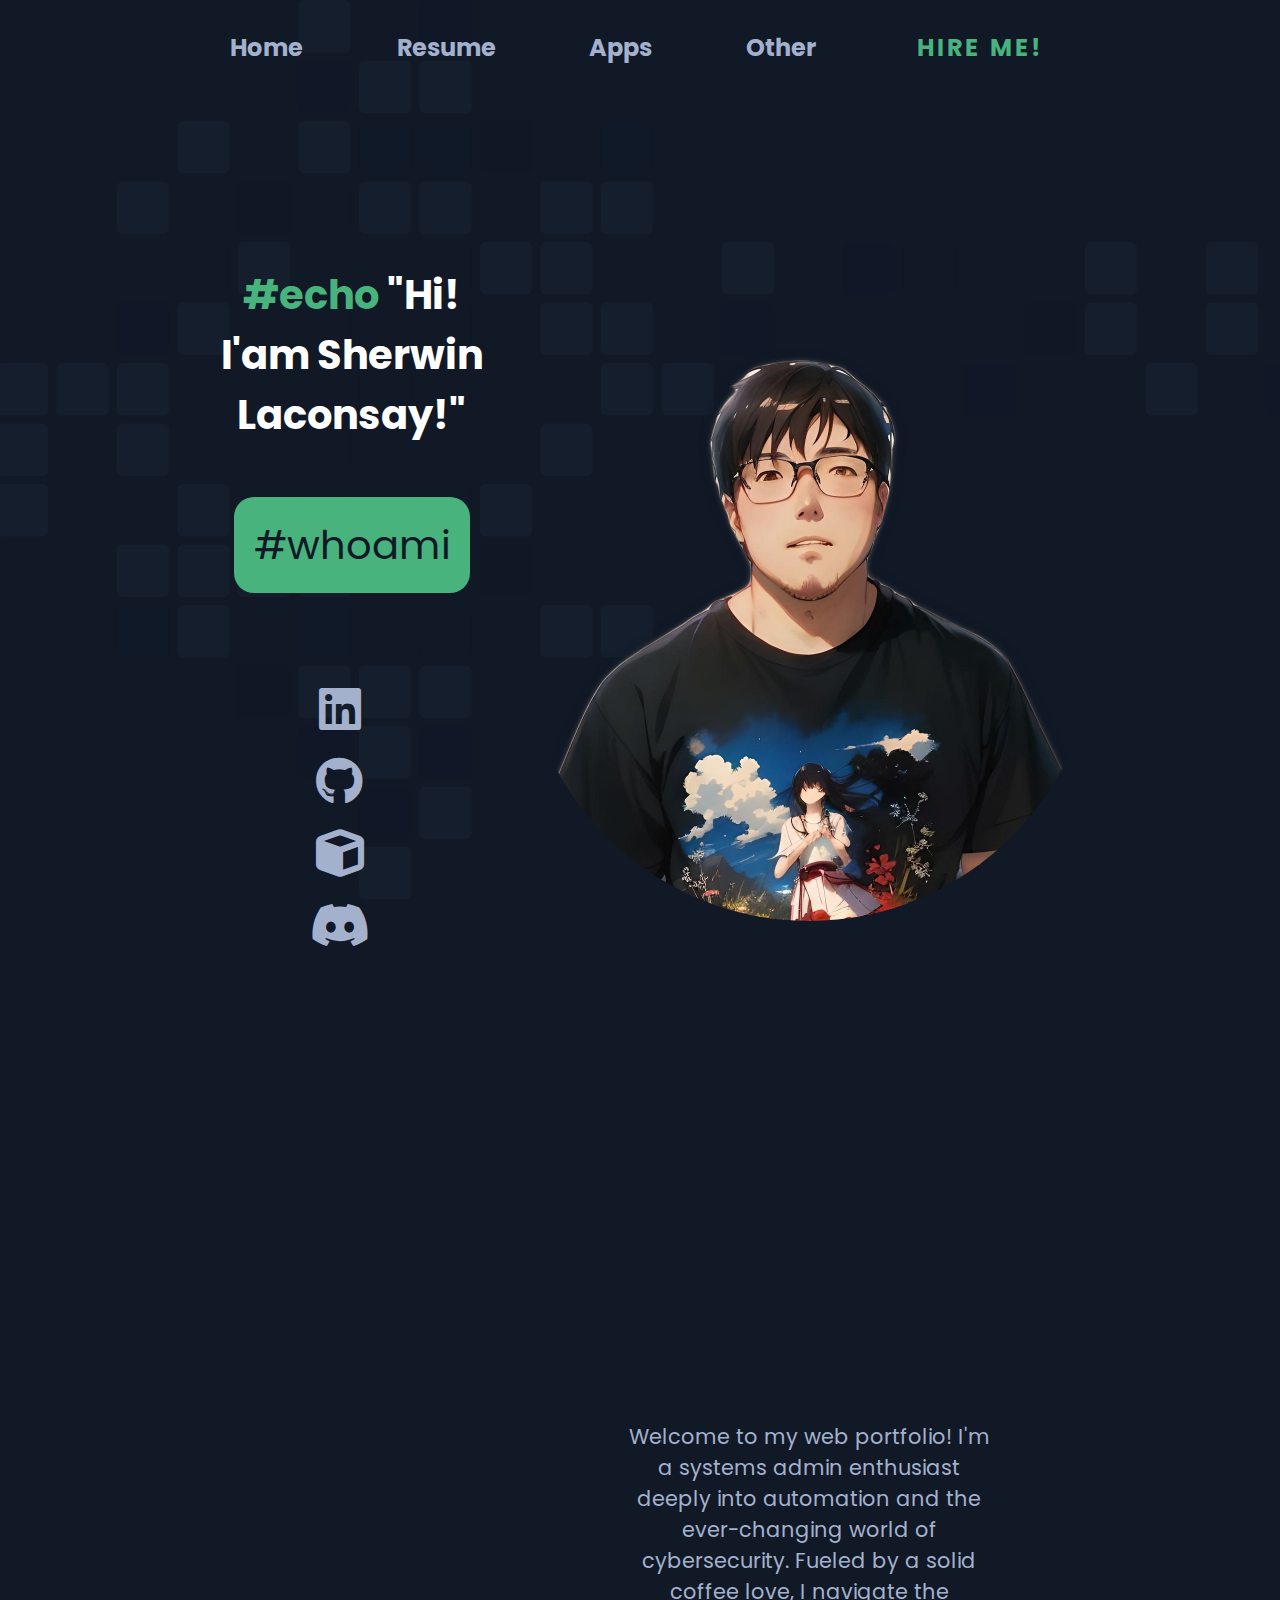
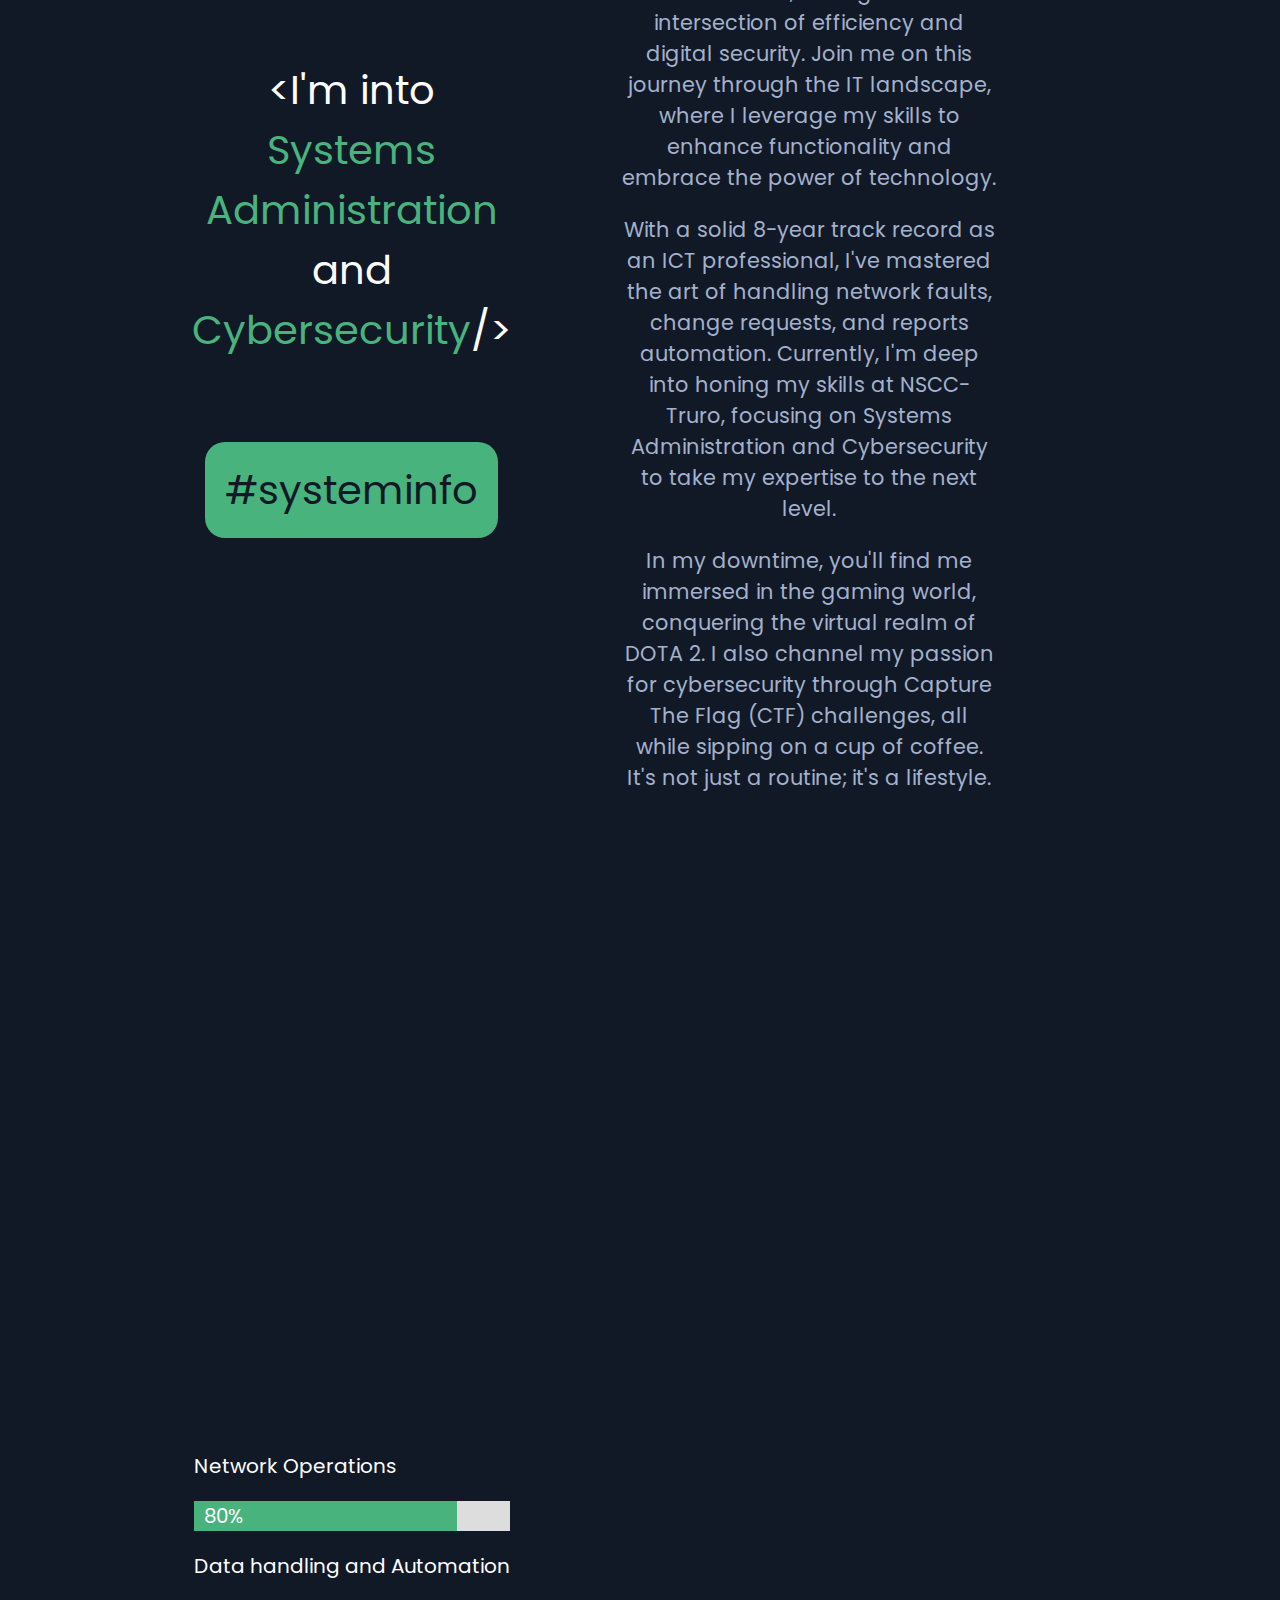
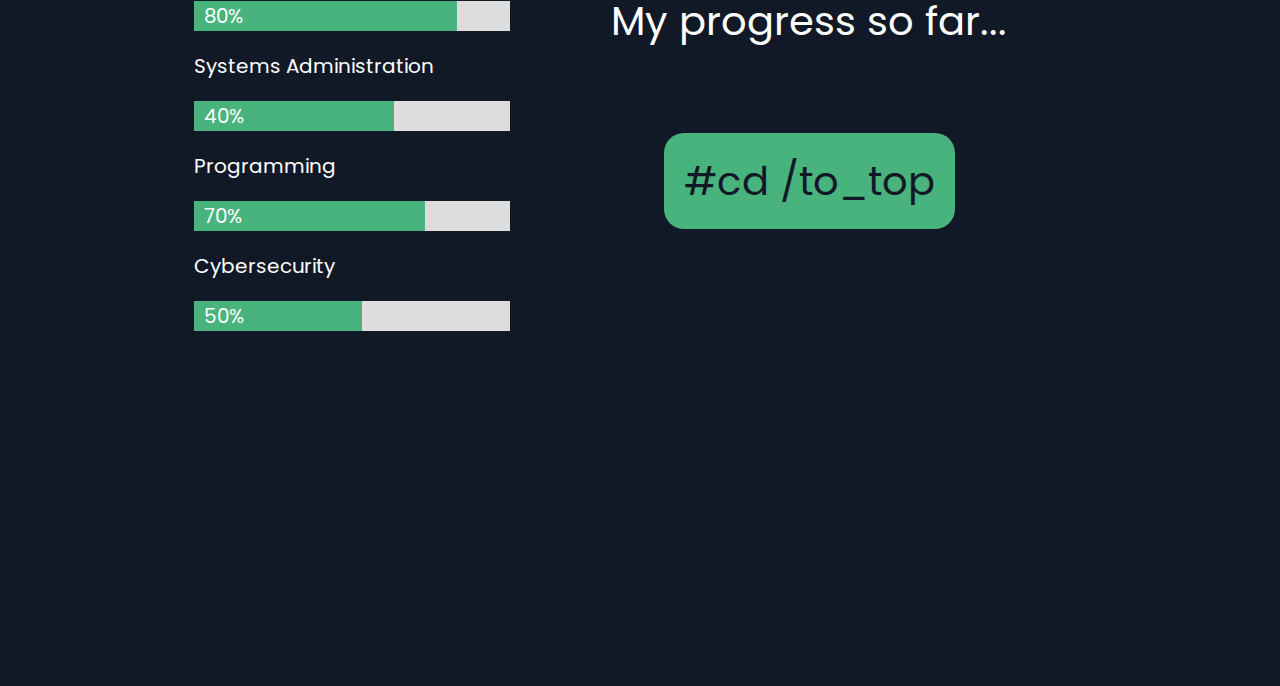
<file: index.html>
<!DOCTYPE html>
<html lang="en">
    <head>
        <meta charset="UTF-8">
        <meta name="viewport" content="width=device-width, initial-scale=1.0">
        <title>Web Build 5 : Portfolio</title>
        <link rel="stylesheet" type="text/css" href="css/styles.css">
        <link rel="stylesheet" href="lib/fontawesome/css/all.css">
    </head>
    <body class="g-base">
        <a id="h-top"></a>
        <nav class="g-navigation">
            <div>
                <a href="./index.html">Home</a>
            </div>
            <div>
                <a href="./resume.html">Resume</a>
            </div>
            <div>
                <a href="./webapp.html">Apps</a>
            </div>
            <div>
                <a href="./other.html">Other</a>
            </div>
            <div>
                <a href="mailto:sherwinlaconsay@gmail.com">HIRE ME!</a>
            </div>
        </nav>

        <div id="p-home">
            <div id="s-header">
                <div>
                    <h3><span>#echo</span> "Hi! I'am Sherwin Laconsay!"</h3>
                </div>
                <div>
                    <a href="#whoami">#whoami</a>
                </div>
                <div>
                    <a href="https://www.linkedin.com/in/s-laconsay/" target="_blank"><i class="fa-brands fa-linkedin"></i></a>
                    <a href="https://github.com/faptain1006" target="_blank"><i class="fa-brands fa-github"></i></a>
                    <a href="https://app.hackthebox.com/profile/1008433" target="_blank"><i class="fa-solid fa-cube"></i></a>
                    <a href="https://discord.com/users/785407394682241044" target="_blank"><i class="fa-brands fa-discord"></i></a>
                </div>
            </div>

            <div id="s-profile-image">
                <img src="images/my-profile.png" alt="my-profile-picture" height=583 width=576>
            </div>

            <div id="s-into">
                <p>&lt;I'm into <span>Systems Administration</span> and <span>Cybersecurity</span>/&gt;</p>
                <a></a>
                <div>
                    <a href="#bottom">#systeminfo</a>
                </div>
            </div>
            
            <div id="s-content">
                <a id="whoami"></a><br><br><br>
                <p>Welcome to my web portfolio! I'm a systems admin enthusiast deeply into automation and the ever-changing world of cybersecurity. Fueled by a solid coffee love, I navigate the intersection of efficiency and digital security. Join me on this journey through the IT landscape, where I leverage my skills to enhance functionality and embrace the power of technology.</p>
                <p>With a solid 8-year track record as an ICT professional, I've mastered the art of handling network faults, change requests, and reports automation. Currently, I'm deep into honing my skills at NSCC-Truro, focusing on Systems Administration and Cybersecurity to take my expertise to the next level.</p>
                <p>In my downtime, you'll find me immersed in the gaming world, conquering the virtual realm of DOTA 2. I also channel my passion for cybersecurity through Capture The Flag (CTF) challenges, all while sipping on a cup of coffee. It's not just a routine; it's a lifestyle.</p>
            </div>

            <div id="s-skills">
                <a id="bottom"></a>
                <p>Network Operations</p>
                <div class="container">
                    <div class="NOC">80%</div>
                </div>
                
                <p>Data handling and Automation</p>
                <div class="container">
                    <div class="DATA">80%</div>
                </div>
                
                <p>Systems Administration</p>
                <div class="container">
                    <div class="SYS">40%</div>
                </div>
                
                <p>Programming</p>
                <div class="container">
                    <div class="PROG">70%</div>
                </div>

                <p>Cybersecurity</p>
                <div class="container">
                    <div class="CYB">50%</div>
                </div>
            </div>

            <div id="s-key-skills">
                <p>My progress so far...</p>
                <div>
                    <a href="#h-top">#cd /to_top</a>
                </div>
            </div>
        </div>
    </body>
</html>
</file>
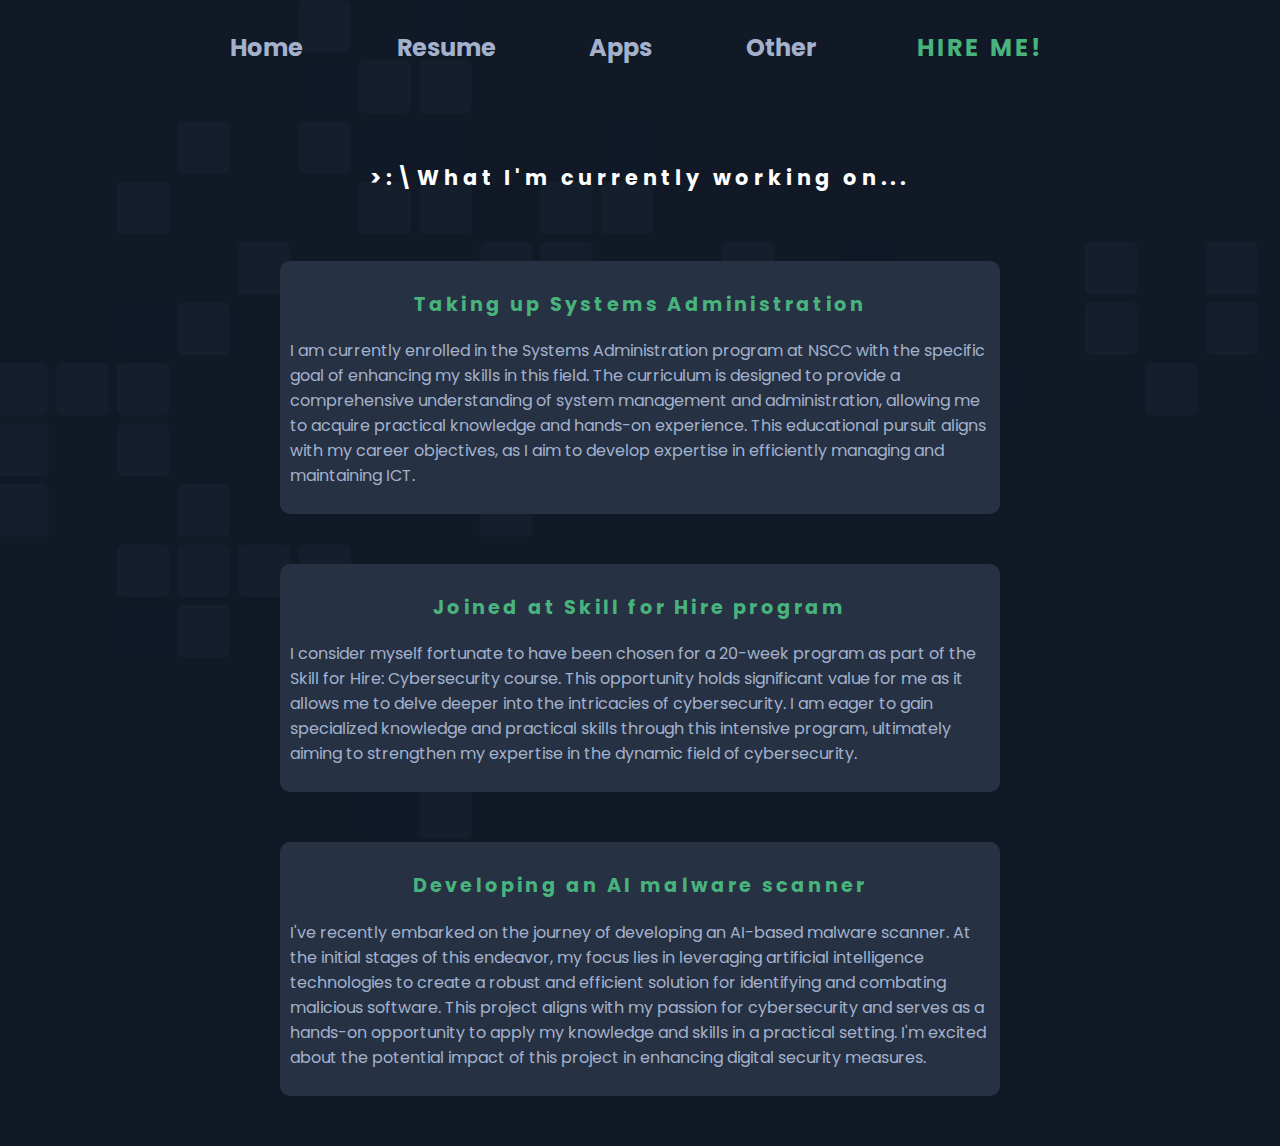
<file: other.html>
<!DOCTYPE html>
<html lang="en">
    <head>
        <meta charset="UTF-8">
        <meta name="viewport" content="width=device-width, initial-scale=1.0">
        <title>Web Build 5 : Portfolio</title>
        <link rel="stylesheet" type="text/css" href="css/styles.css">
        <link rel="stylesheet" href="lib/fontawesome/css/all.css">
    </head>

    <body class="g-base">
        <nav class="g-navigation">
            <div>
                <a href="./index.html">Home</a>
            </div>
            <div>
                <a href="./resume.html">Resume</a>
            </div>
            <div>
                <a href="./webapp.html">Apps</a>
            </div>
            <div>
                <a href="./other.html">Other</a>
            </div>
            <div>
                <a href="mailto:sherwinlaconsay@gmail.com">HIRE ME!</a>
            </div>
        </nav>

        <div id="p-others">
            <div id="s-header">
                <h2>&gt;:\What I'm currently working on...</h2>
            </div>
            <div id="s-other-1">
                <h3>Taking up Systems Administration</h3>
                <p>I am currently enrolled in the Systems Administration program at NSCC with the specific goal of enhancing my skills in this field. The curriculum is designed to provide a comprehensive understanding of system management and administration, allowing me to acquire practical knowledge and hands-on experience. This educational pursuit aligns with my career objectives, as I aim to develop expertise in efficiently managing and maintaining ICT.</p>    
            </div>
            <div id="s-other-2">
                <h3>Joined at Skill for Hire program</h3>
                   
                <p>I consider myself fortunate to have been chosen for a 20-week program as part of the Skill for Hire: Cybersecurity course. This opportunity holds significant value for me as it allows me to delve deeper into the intricacies of cybersecurity. I am eager to gain specialized knowledge and practical skills through this intensive program, ultimately aiming to strengthen my expertise in the dynamic field of cybersecurity.</p>    
            </div>
            <div id="s-other-3">
                <h3>Developing an AI malware scanner</h3>
                <p>I've recently embarked on the journey of developing an AI-based malware scanner. At the initial stages of this endeavor, my focus lies in leveraging artificial intelligence technologies to create a robust and efficient solution for identifying and combating malicious software. This project aligns with my passion for cybersecurity and serves as a hands-on opportunity to apply my knowledge and skills in a practical setting. I'm excited about the potential impact of this project in enhancing digital security measures.</p>
            </div>
        </div>
    </body>
</html>
</file>
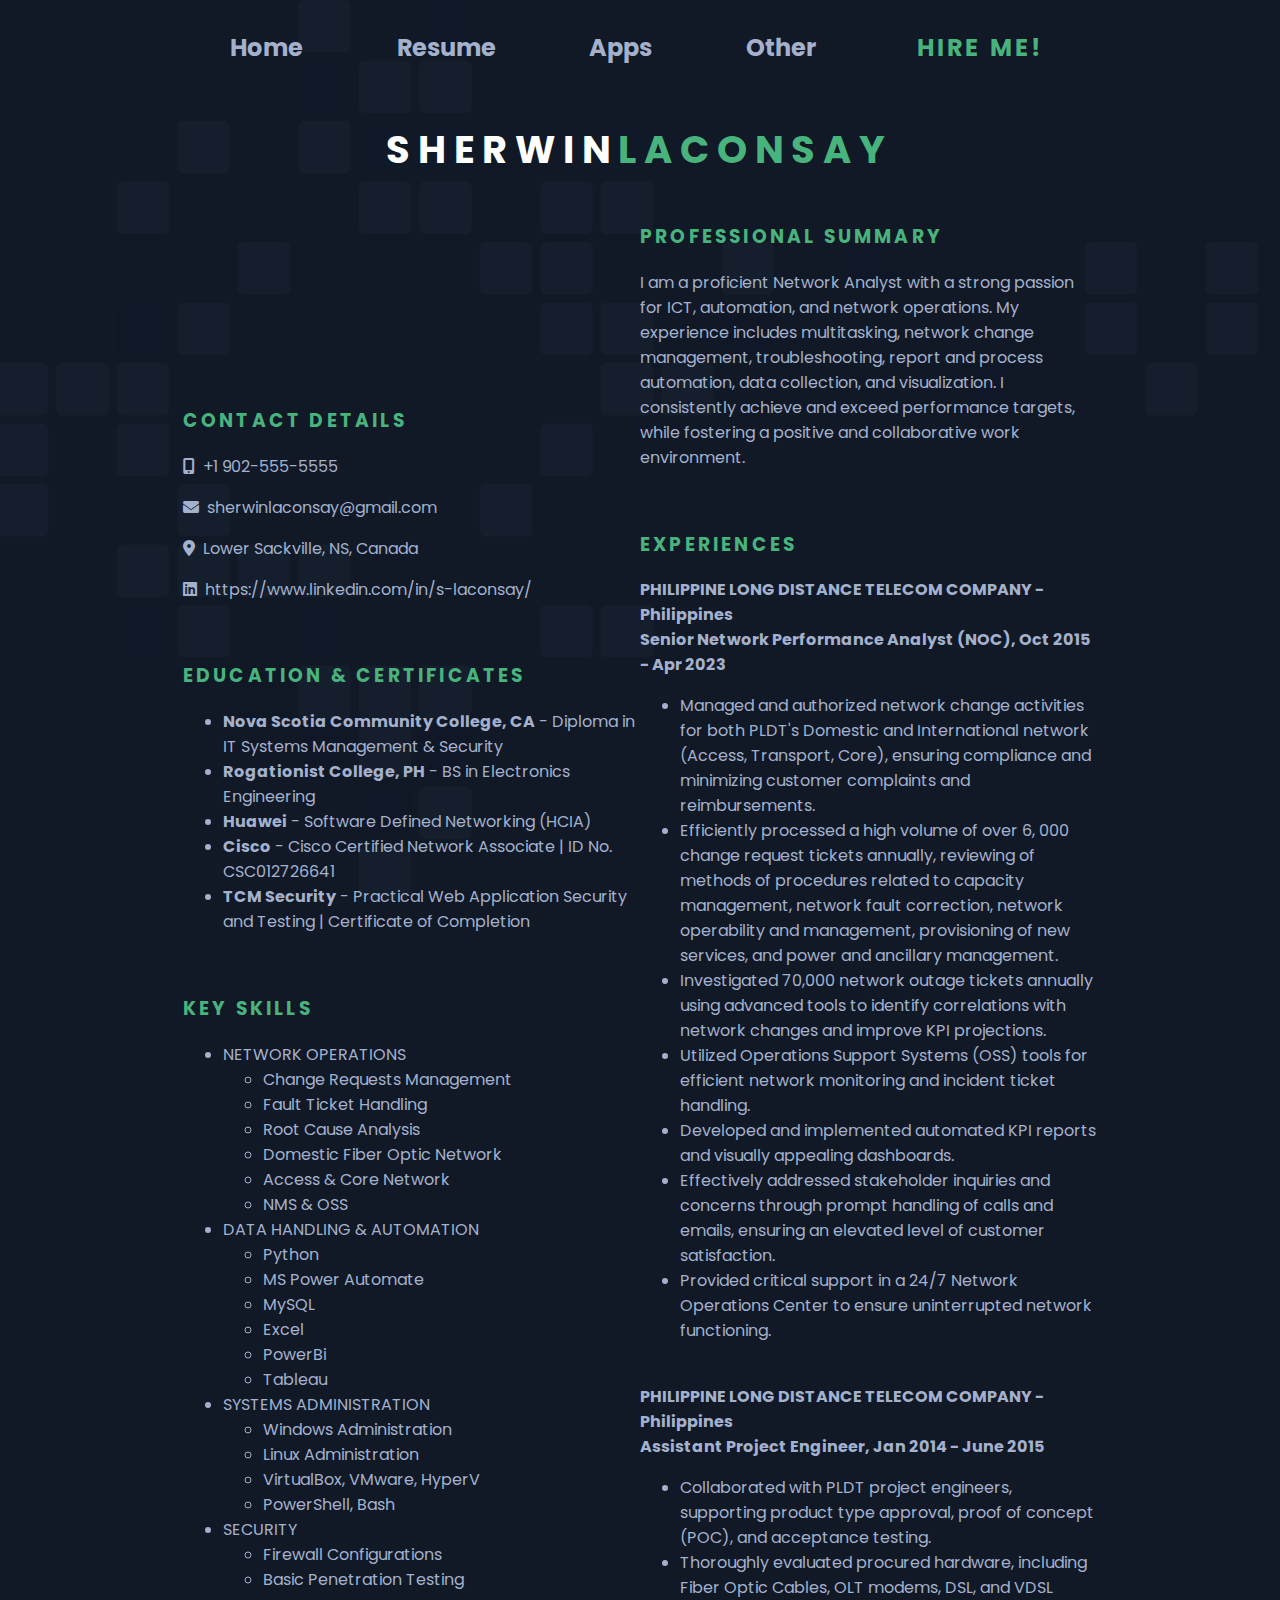
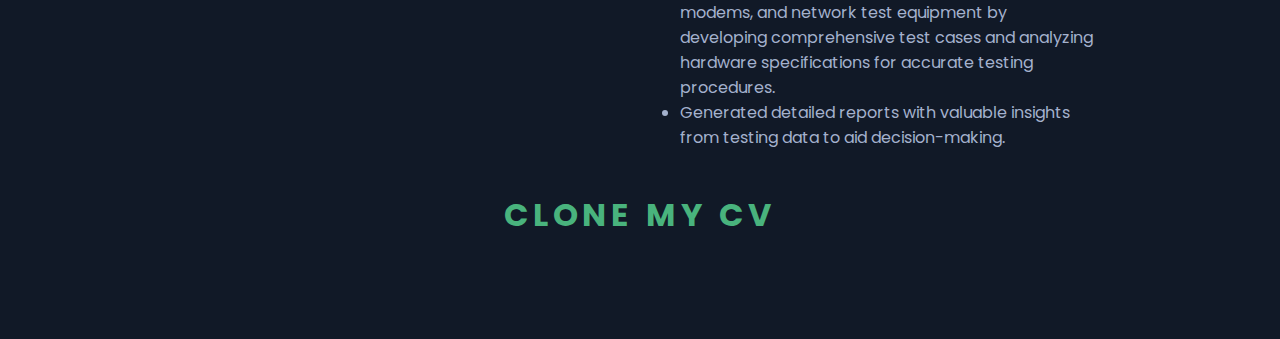
<file: resume.html>
<!DOCTYPE html>
<html lang="en">
    <head>
        <meta charset="UTF-8">
        <meta name="viewport" content="width=device-width, initial-scale=1.0">
        <title>Web Build 5 : Portfolio</title>
        <link rel="stylesheet" type="text/css" href="css/styles.css">
        <link rel="stylesheet" href="lib/fontawesome/css/all.css">
    </head>
    <body class="g-base">
        <a id="w-top"></a>
        <nav class="g-navigation">
            <div>
                <a href="./index.html">Home</a>
            </div>
            <div>
                <a href="./resume.html">Resume</a>
            </div>
            <div>
                <a href="./webapp.html">Apps</a>
            </div>
            <div>
                <a href="./other.html">Other</a>
            </div>
            <div>
                <a href="mailto:sherwinlaconsay@gmail.com">HIRE ME!</a>
            </div>
        </nav>

        <div id="p-resume">
            <div id="s-header">
                <h1>SHERWIN<span>LACONSAY</span></h1>
            </div>

            <div id="s-col1">
                <div>
                    <h3>CONTACT DETAILS</h3>
                    <p><i class="fa-solid fa-mobile-screen-button"></i>&nbsp;&nbsp;+1 902-555-5555</p>
                    <p><i class="fa-solid fa-envelope"></i>&nbsp;&nbsp;sherwinlaconsay@gmail.com</p>
                    <p><i class="fa-solid fa-location-dot"></i>&nbsp;&nbsp;Lower Sackville, NS, Canada</p>
                    <p><i class="fa-brands fa-linkedin"></i>&nbsp;&nbsp;<a href="https://www.linkedin.com/in/s-laconsay/" target="_blank">https://www.linkedin.com/in/s-laconsay/</a></p><br>
                </div>
                <div>
                    <h3>EDUCATION & CERTIFICATES</h3>
                    <ul>
                        <li><strong>Nova Scotia Community College, CA</strong> - Diploma in IT Systems Management & Security</li>
                        <li><strong>Rogationist College, PH</strong> - BS in Electronics Engineering</li>
                        <li><strong>Huawei</strong> - Software Defined Networking (HCIA)</li>
                        <li><strong>Cisco</strong> - Cisco Certified Network Associate | ID No. CSC012726641</li>
                        <li><strong>TCM Security</strong> - Practical Web Application Security and Testing | Certificate of Completion</li>
                    </ul><br>
                </div>
                <div>
                    <h3>KEY SKILLS</h3>
                    <ul>
                        <li>NETWORK OPERATIONS
                            <ul>
                                <li>Change Requests Management</li>
                                <li>Fault Ticket Handling</li>
                                <li>Root Cause Analysis</li>
                                <li>Domestic Fiber Optic Network</li>
                                <li>Access & Core Network</li>
                                <li>NMS & OSS</li>
                            </ul>
                        </li>
                        <li>DATA HANDLING & AUTOMATION
                            <ul>
                                <li>Python</li>
                                <li>MS Power Automate</li>
                                <li>MySQL</li>
                                <li>Excel</li>
                                <li>PowerBi</li>
                                <li>Tableau</li>
                            </ul>
                        </li>
                        <li>SYSTEMS ADMINISTRATION
                            <ul>
                                <li>Windows Administration</li>
                                <li>Linux Administration</li>
                                <li>VirtualBox, VMware, HyperV</li>
                                <li>PowerShell, Bash</li>
                            </ul>
                        </li>
                        <li>SECURITY
                            <ul>
                                <li>Firewall Configurations</li>
                                <li>Basic Penetration Testing</li>
                            </ul>
                        </li>
                    </ul>
                </div>
            </div> 

            <div id="s-col2">
                <div>
                    <h3>PROFESSIONAL SUMMARY</h3>
                    <p>I am a proficient Network Analyst with a strong passion for ICT, automation,
                        and network operations. My experience includes multitasking, network
                        change management, troubleshooting, report and process automation, data
                        collection, and visualization. I consistently achieve and exceed performance
                        targets, while fostering a positive and collaborative work environment.</p><br>
                </div>
                <div>
                    <h3>EXPERIENCES</h3>
                    <strong>PHILIPPINE LONG DISTANCE TELECOM COMPANY - Philippines</strong><br>
                    <strong>Senior Network Performance Analyst (NOC), Oct 2015 - Apr 2023</strong>
                    <ul>
                        <li>Managed and authorized network change activities for both PLDT's
                        Domestic and International network (Access, Transport, Core), ensuring
                        compliance and minimizing customer complaints and reimbursements.</li>
                        <li>Efficiently processed a high volume of over 6, 000 change request tickets
                        annually, reviewing of methods of procedures related to capacity
                        management, network fault correction, network operability and
                        management, provisioning of new services, and power and ancillary
                        management.</li>
                        <li>Investigated 70,000 network outage tickets annually using advanced
                        tools to identify correlations with network changes and improve KPI
                        projections.</li>
                        <li>Utilized Operations Support Systems (OSS) tools for efficient network
                        monitoring and incident ticket handling.</li>
                        <li>Developed and implemented automated KPI reports and visually
                        appealing dashboards.</li>
                        <li>Effectively addressed stakeholder inquiries and concerns through prompt
                        handling of calls and emails, ensuring an elevated level of customer
                        satisfaction.</li>
                        <li>Provided critical support in a 24/7 Network Operations Center to ensure
                        uninterrupted network functioning.</li>
                    </ul><br>
                    <strong>PHILIPPINE LONG DISTANCE TELECOM COMPANY - Philippines</strong><br>
                    <strong>Assistant Project Engineer, Jan 2014 - June 2015</strong>
                    <ul>
                        <li>Collaborated with PLDT project engineers, supporting product type
                        approval, proof of concept (POC), and acceptance testing.</li>
                        <li>Thoroughly evaluated procured hardware, including Fiber Optic Cables,
                        OLT modems, DSL, and VDSL modems, and network test equipment by
                        developing comprehensive test cases and analyzing hardware
                        specifications for accurate testing procedures.</li>
                        <li>Generated detailed reports with valuable insights from testing data to aid
                        decision-making.</li>
                    </ul><br>
                </div>
            </div>

            <div id="s-download-cv">
                <a href="./files/SHERWIN_LACONSAY_CV.pdf" download="SHERWIN_LACONSAY_CV.pdf">CLONE MY CV</a>
            </div>


        </div>    
    </body>
</html>
</file>
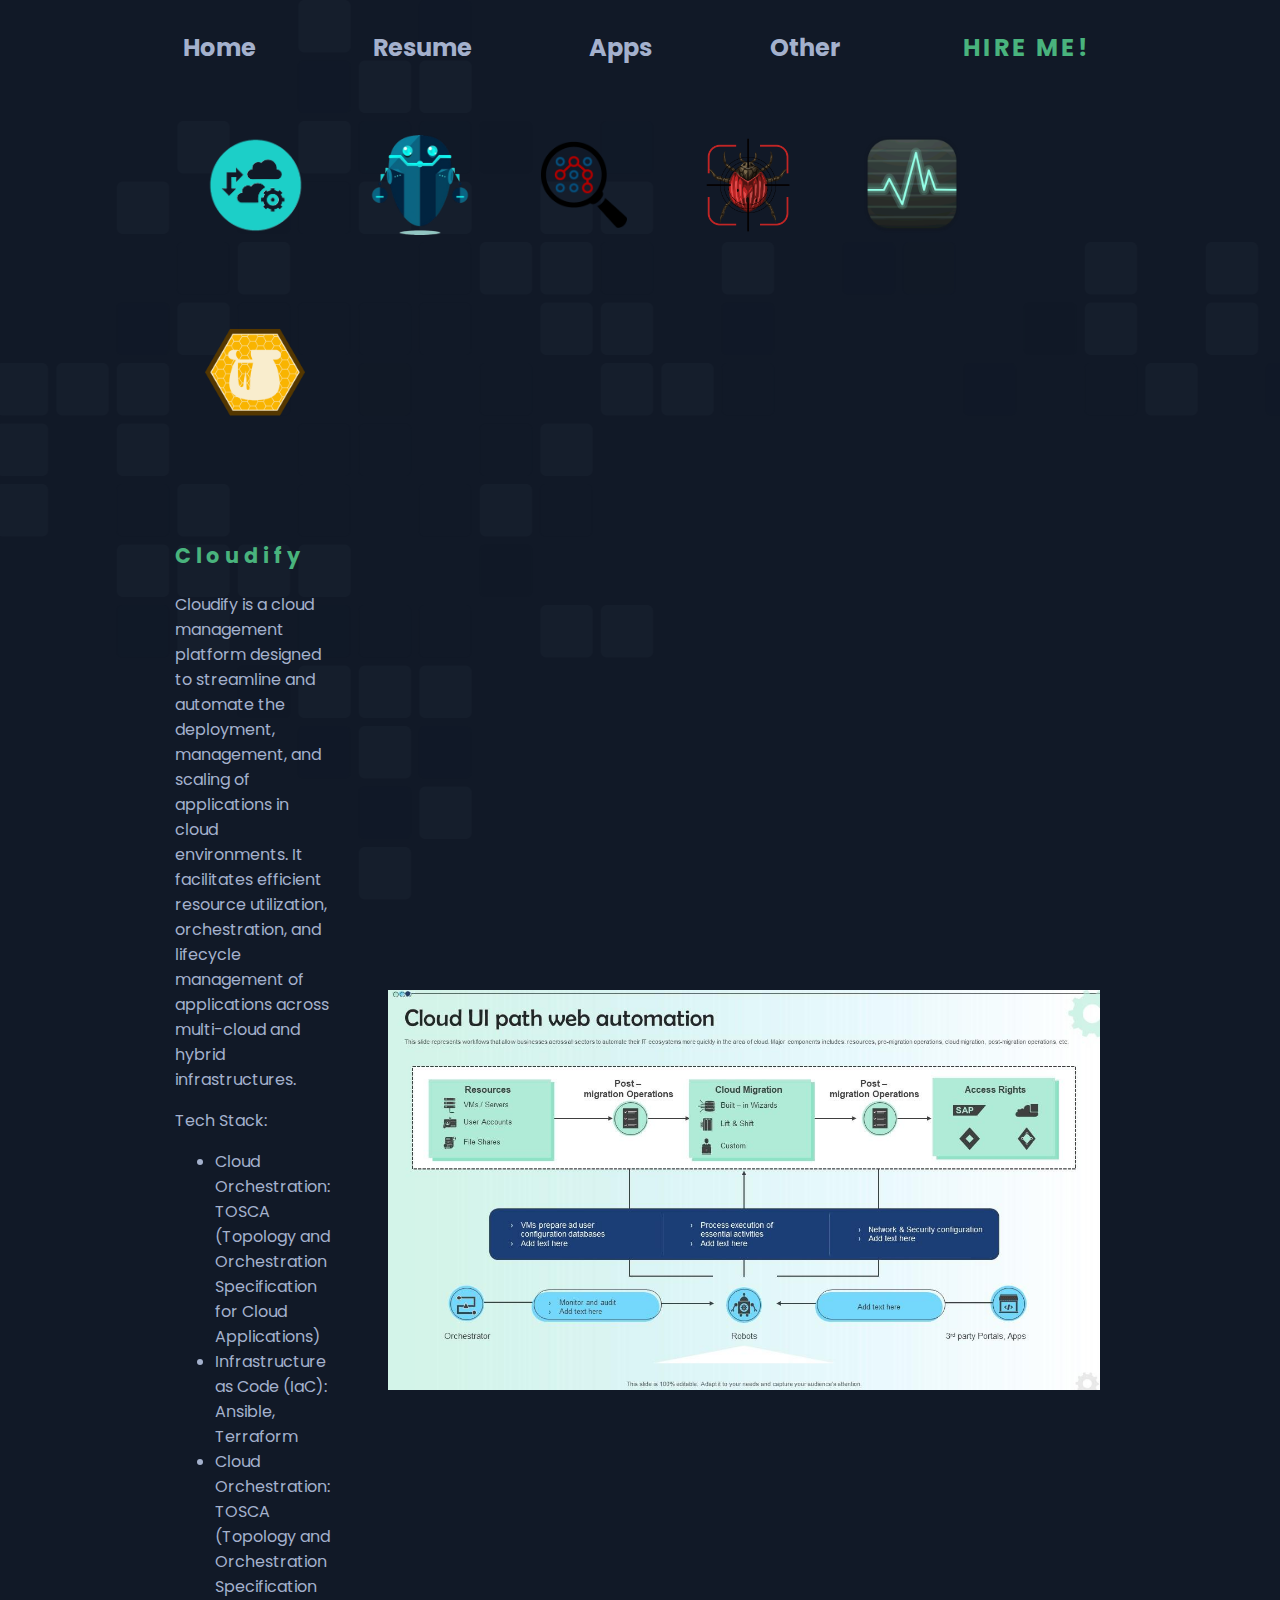
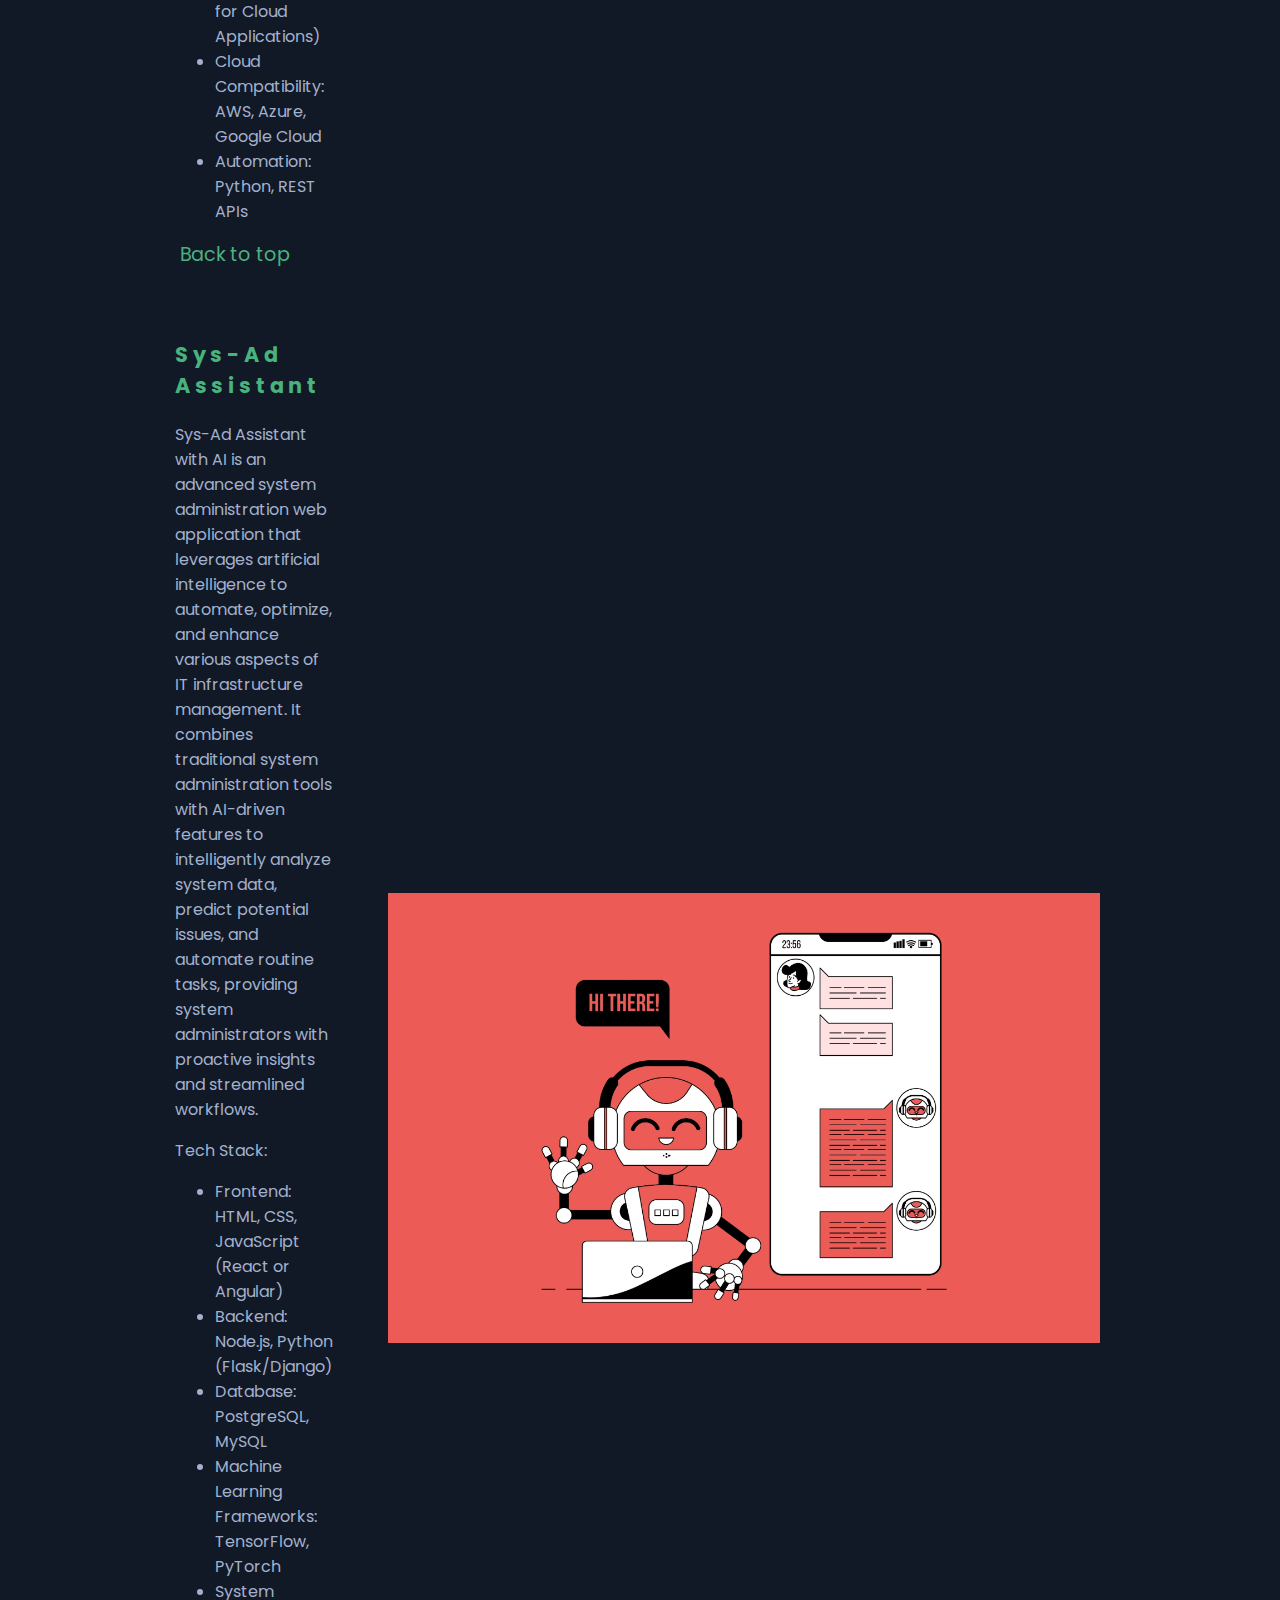
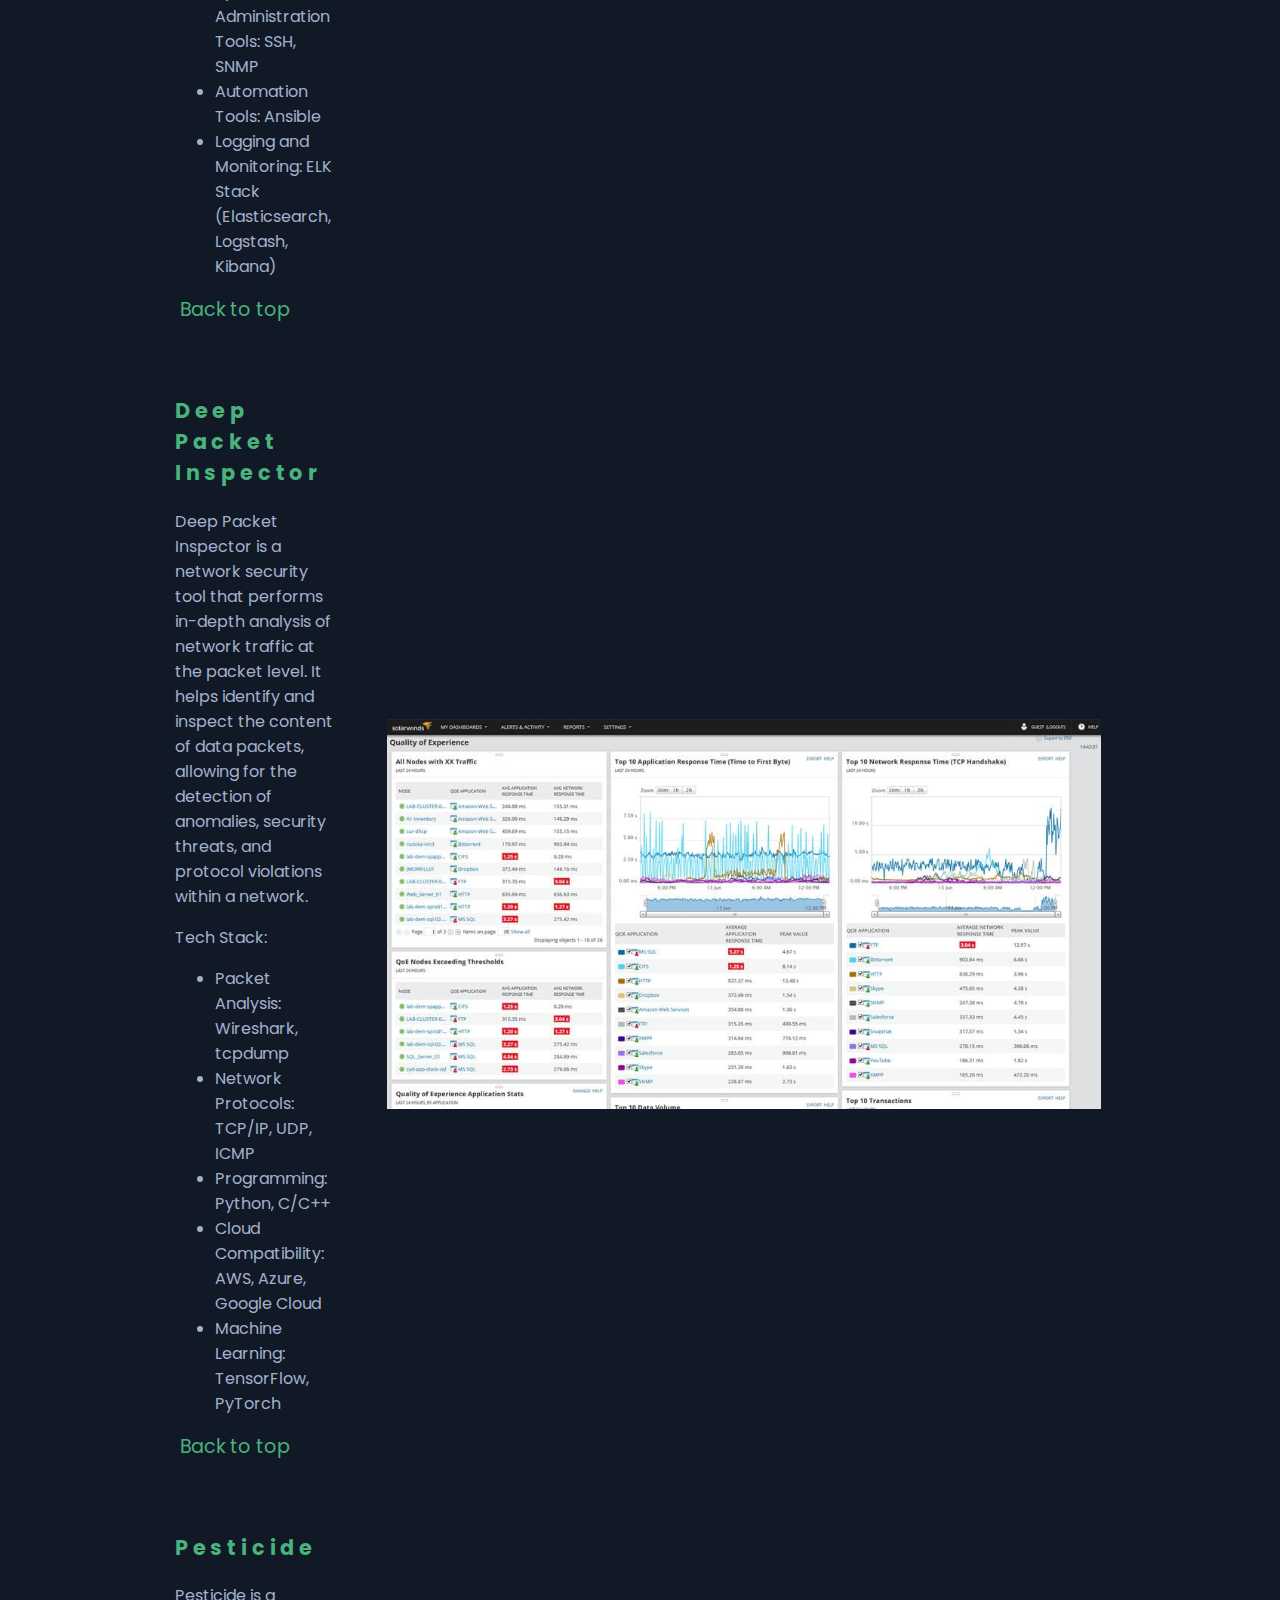
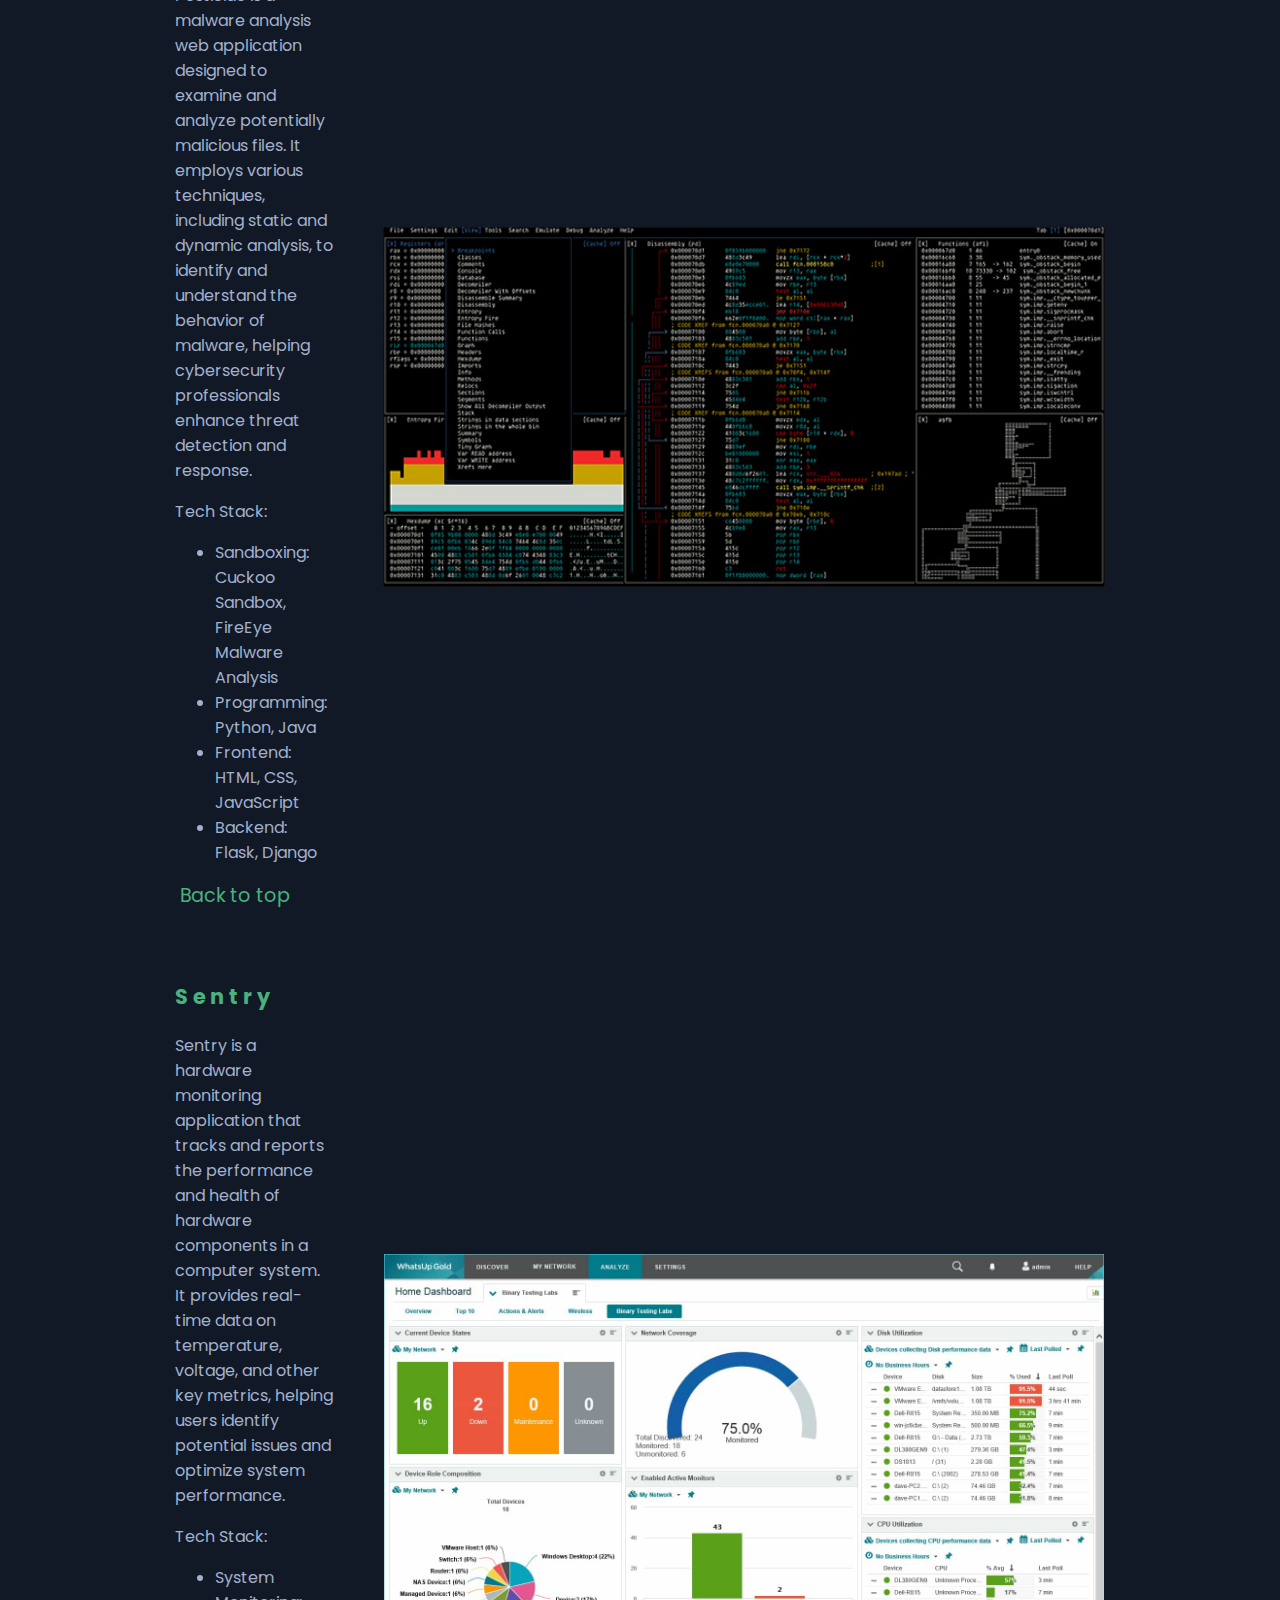
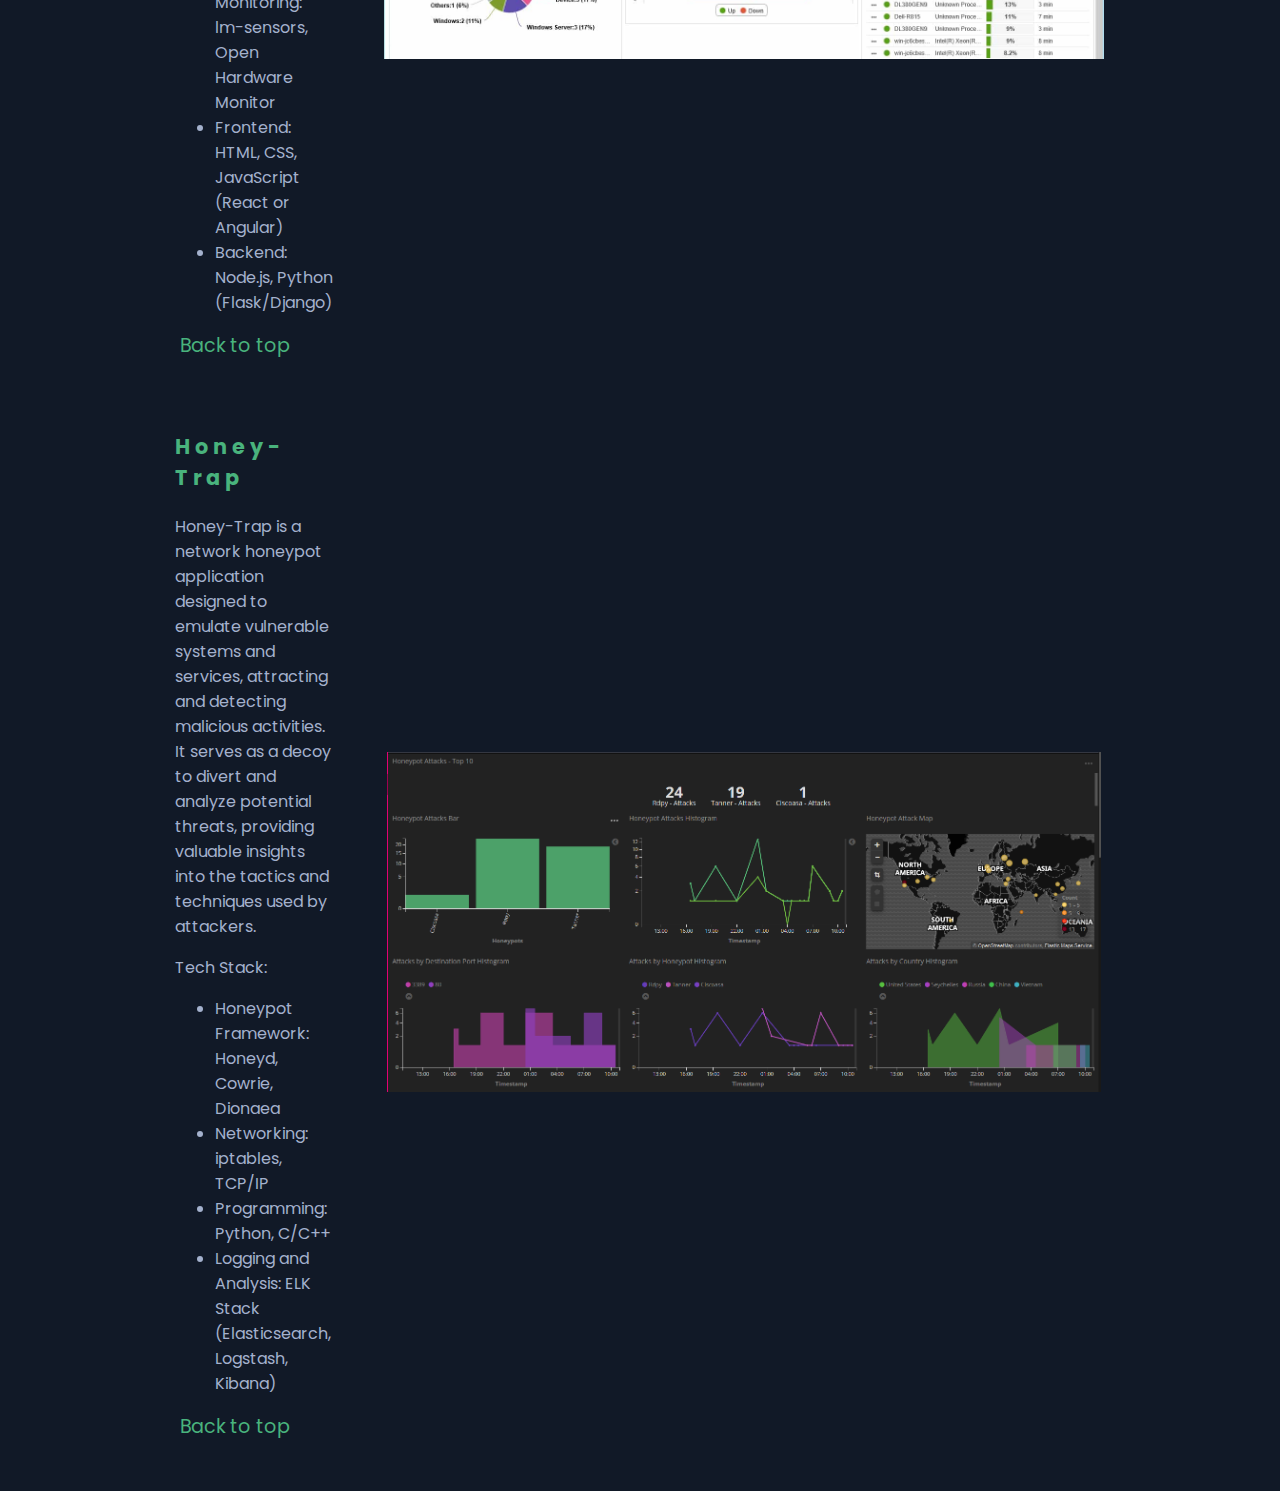
<file: webapp.html>
<!DOCTYPE html>
<html lang="en">
    <head>
        <meta charset="UTF-8">
        <meta name="viewport" content="width=device-width, initial-scale=1.0">
        <title>Web Build 5 : Portfolio</title>
        <link rel="stylesheet" type="text/css" href="css/styles.css">
        <link rel="stylesheet" href="lib/fontawesome/css/all.css">
    </head>

    <body class="g-base">
        <a id="w-top"></a>
        <nav class="g-navigation">
            <div>
                <a href="./index.html">Home</a>
            </div>
            <div>
                <a href="./resume.html">Resume</a>
            </div>
            <div>
                <a href="./webapp.html">Apps</a>
            </div>
            <div>
                <a href="./other.html">Other</a>
            </div>
            <div>
                <a href="mailto:sherwinlaconsay@gmail.com">HIRE ME!</a>
            </div>
        </nav>

        <div id="p-web-apps">       
            <div id="s-gallery">
                <a href="#s-description-1"><img src="./images/cloudify.png" height="100" alt="cloudify icon"></a>
                <a href="#s-description-2"><img src="./images/sys-ad-assistant.png" height="100" alt="sys-ad assistant icon"></a>
                <a href="#s-description-3"><img src="./images/Deep-Packet-Inspector.png" height="100" alt="deep packet inspector icon"></a>
                <a href="#s-description-4"><img src="./images/pesticide.png" height="100" alt="pesticide icon"></a>
                <a href="#s-description-5"><img src="./images/sentry.png" height="100" alt="sentry icon"></a>
                <a href="#s-description-6"><img src="./images/honey-trap.png" height="100" alt="honey-trap icon"></a>
            </div>

            <div id="s-image-1">
                <img src="./images/cloudify-fake-ui.jpg" alt="cloudify fake ui" height=400>
            </div>

            <div id="s-image-2">
                <img src="./images/sys-ad-assistant-fake-ui.webp" alt="sys-ad fake ui" height=450>
            </div>
            
            <div id="s-image-3">
                <img src="./images/deep-packet-ins-fake-ui.jpg" alt="deep packet fake ui" height=390>
            </div>
            
            <div id="s-image-4">
                <img src="./images/pesticide-fake-ui.jpg" alt="pesticide fake ui" height=360>
            </div>

            <div id="s-image-5">
                <img src="./images/sentry-fake-ui.jpg" alt="sentry fake ui" height=405>
            </div>

            <div id="s-image-6">
                <img src="./images/honey-trap-fake-ui.png" alt="honey trap fake ui" height=340>
            </div>

            <div id="s-description-1">
                <h3>Cloudify</h3>
                <p>Cloudify is a cloud management platform designed to streamline and automate the deployment, management, and scaling of applications in cloud environments. It facilitates efficient resource utilization, orchestration, and lifecycle management of applications across multi-cloud and hybrid infrastructures.</p>
                <p>Tech Stack:</p>
                <ul>
                    <li>Cloud Orchestration: TOSCA (Topology and Orchestration Specification for Cloud Applications)</li>
                    <li>Infrastructure as Code (IaC): Ansible, Terraform</li>
                    <li>Cloud Orchestration: TOSCA (Topology and Orchestration Specification for Cloud Applications)</li>
                    <li>Cloud Compatibility: AWS, Azure, Google Cloud</li>
                    <li>Automation: Python, REST APIs</li>
                </ul>
                <a href="#w-top">Back to top</a>
            </div>

            <div id="s-description-2">
                <h3>Sys-Ad Assistant</h3>
                <p>Sys-Ad Assistant with AI is an advanced system administration web application that leverages artificial intelligence to automate, optimize, and enhance various aspects of IT infrastructure management. It combines traditional system administration tools with AI-driven features to intelligently analyze system data, predict potential issues, and automate routine tasks, providing system administrators with proactive insights and streamlined workflows.</p>
                <p>Tech Stack:</p>
                <ul>
                    <li>Frontend: HTML, CSS, JavaScript (React or Angular)</li>
                    <li>Backend: Node.js, Python (Flask/Django)</li>
                    <li>Database: PostgreSQL, MySQL</li>
                    <li>Machine Learning Frameworks: TensorFlow, PyTorch</li>
                    <li>System Administration Tools: SSH, SNMP</li>
                    <li>Automation Tools: Ansible</li>
                    <li>Logging and Monitoring: ELK Stack (Elasticsearch, Logstash, Kibana)</li>
                </ul>
                <a href="#w-top">Back to top</a>
            </div>

            <div id="s-description-3">
                <h3>Deep Packet Inspector</h3>
                <p>Deep Packet Inspector is a network security tool that performs in-depth analysis of network traffic at the packet level. It helps identify and inspect the content of data packets, allowing for the detection of anomalies, security threats, and protocol violations within a network.</p>
                <p>Tech Stack:</p>
                <ul>
                    <li>Packet Analysis: Wireshark, tcpdump</li>
                    <li>Network Protocols: TCP/IP, UDP, ICMP</li>
                    <li>Programming: Python, C/C++</li>
                    <li>Cloud Compatibility: AWS, Azure, Google Cloud</li>
                    <li>Machine Learning: TensorFlow, PyTorch</li>
                </ul>
                <a href="#w-top">Back to top</a>
            </div>

            <div id="s-description-4">
                <h3>Pesticide</h3>
                <p>Pesticide is a malware analysis web application designed to examine and analyze potentially malicious files. It employs various techniques, including static and dynamic analysis, to identify and understand the behavior of malware, helping cybersecurity professionals enhance threat detection and response.</p>
                <p>Tech Stack:</p>
                <ul>
                    <li>Sandboxing: Cuckoo Sandbox, FireEye Malware Analysis</li>
                    <li>Programming: Python, Java</li>
                    <li>Frontend: HTML, CSS, JavaScript</li>
                    <li>Backend: Flask, Django</li>
                </ul>
                <a href="#w-top">Back to top</a>
            </div>

            <div id="s-description-5">
                <h3>Sentry</h3>
                <p>Sentry is a hardware monitoring application that tracks and reports the performance and health of hardware components in a computer system. It provides real-time data on temperature, voltage, and other key metrics, helping users identify potential issues and optimize system performance.</p>
                <p>Tech Stack:</p>
                <ul>
                    <li>System Monitoring: lm-sensors, Open Hardware Monitor</li>
                    <li>Frontend: HTML, CSS, JavaScript (React or Angular)</li>
                    <li>Backend: Node.js, Python (Flask/Django)</li>
                </ul>
                <a href="#w-top">Back to top</a>
            </div>

            <div id="s-description-6">
                <h3>Honey-Trap</h3>
                <p>Honey-Trap is a network honeypot application designed to emulate vulnerable systems and services, attracting and detecting malicious activities. It serves as a decoy to divert and analyze potential threats, providing valuable insights into the tactics and techniques used by attackers.</p>
                <p>Tech Stack:</p>
                <ul>
                    <li>Honeypot Framework: Honeyd, Cowrie, Dionaea</li>
                    <li>Networking: iptables, TCP/IP</li>
                    <li>Programming: Python, C/C++</li>
                    <li>Logging and Analysis: ELK Stack (Elasticsearch, Logstash, Kibana)</li>
                </ul>
                <a href="#w-top">Back to top</a>
            </div>

        </div>     
    </body>

</html>
</file>
<file: css/styles.css>
@import url('https://fonts.googleapis.com/css2?family=Poppins:wght@300&family=Raleway:wght@500&family=Roboto+Mono:wght@300&display=swap');

.g-base {
    background-color: #111927;
    background-size: cover;
    background-repeat: no-repeat;
    background-attachment: fixed;
    font-family: 'Poppins', sans-serif;
    background-image: url("../images/bg-hero.svg");
    background-repeat: no-repeat;
    padding: 0px;
    margin: 0px;
    display: grid;
    grid-template-columns: 1fr 5fr 1fr;
}

.g-navigation {
    grid-column-start: 2;
    grid-row-start: 1;
    display: grid;
    padding: 30px 0;
    grid-template-columns: auto auto auto auto auto; 
    grid-template-rows: auto;
    grid-template-areas:
    "nav-home nav-resume nav-webapp nav-other hire-me";
    place-items: center;
}


.g-navigation div{
    text-decoration: none;
    & a {
        text-decoration: none;
        font-size: 1.5rem;
        color: #a4b1cd;
        font-weight: bold;
        
    }
    & a:hover {
        color: white;
    }

}

.g-navigation div:nth-of-type(1){
    grid-area: nav-home;
}
.g-navigation div:nth-of-type(2){
    grid-area: nav-resume;
}
.g-navigation  div:nth-of-type(3){
    grid-area: nav-webapp;
}
.g-navigation div:nth-of-type(4){
    grid-area: nav-other;
}

.g-navigation div:nth-of-type(5){
    grid-area: hire-me;
    text-align: center;
    width: 140px;
    & a {
        text-decoration: none;
        color: #49b37d;
        font-weight: bold;
        font-size: 1.5rem;
        letter-spacing: .2rem;
        padding: 5px;
        border-radius: 3px;
    }

    & a:hover {
        background-color: #49b37d;
        color: #111927;
    }
}

#p-home {
    grid-column-start: 2;
    grid-row-start: 2;
    display: grid;
    place-items: center;
    grid-template-columns: 4fr 4fr;
    grid-template-rows: 1.2fr 2fr 1.5fr;
    /* gap: 40px; */
    grid-template-areas: 
    "my-titles my-image"
    "my-into my-contents"
    "my-skills my-keyskills";
    
}

#p-home #s-header {
    grid-area: my-titles;
    text-align: center;
    margin-top: 100px;
}

#p-home #s-header div:nth-of-type(1) {
    padding: 30px;
    & h3 {
        
        font-size: 2.5rem;
        color: white;
    }
    & h3 span {
        color:#49b37d;
    }
}

#p-home #s-header div:nth-of-type(2) {
    & a {
        color: #111927;
        text-decoration: none;
        background-color: #49b37d;
        width: 300px;
        font-size: 2.5rem;
        color:#111927;
        padding: 20px;
        border-radius: 20px;
    }
    & a:hover {
        color: #a4b1cd;
    }
}


#p-home #s-header div:nth-of-type(3) {
        letter-spacing: 1.5rem;
        font-size: 3rem;
        margin: 100px;
        & a {
            color: #a4b1cd;
        }
    
        & a:hover {
            color: #49b37d;
        }
}   

#p-home #s-profile-image {
    grid-area: my-image;
    width: 576px;
    height: 583px;
    border-radius: 70%;
    overflow: hidden;
    place-items: center;
    margin-top: 100px;
}

#p-home #s-into {
    grid-area: my-into;
    text-align: center;
    & p {
        font-size: 2.5rem;
        color: white;
    }
    & span {
        color:#49b37d;
    }
    & div {
        margin-top: 100px;
        & a {
            color: #111927;
            text-decoration: none;
            background-color: #49b37d;
            width: 300px;
            font-size: 2.5rem;
            color:#111927;
            padding: 20px;
            border-radius: 20px;
        }
        & a:hover {
            color: #a4b1cd;
        }
    }
}

#p-home #s-content {
    grid-area: my-contents;
    text-align: center;
    margin: 100px;
    & h3 {
        color:white;
        letter-spacing: .3rem;
        font-size: 1.5rem;
    }

    & p {
        color: #a4b1cd;
        font-size: 1.3rem;
    }
}


#p-home #s-skills {
    grid-area: my-skills;
    font-size: 20px;
    color: white;
    text-align: left;
}


#p-home #s-skills .container {
    width: 100%; 
    background-color: #ddd;
    
    & .NOC {
        width: 80%; 
        background-color:#49b37d;
        padding-left: 10px;
    }
    & .DATA {
        width: 80%; 
        background-color: #49b37d;
        padding-left: 10px;
    }
    & .SYS {
        width: 60%; 
        background-color: #49b37d;
        padding-left: 10px;
    }
    & .PROG {
        width: 70%; 
        background-color: #49b37d;
        padding-left: 10px;
    }
    & .CYB {
        width: 50%; 
        background-color: #49b37d;
        padding-left: 10px;
    }

}

#p-home #s-key-skills {
    grid-area: my-keyskills;
    & p {
        
        font-size: 2.5rem;
        color: white;
    }
    & div {
        text-align: center;
        margin-top: 100px;
        & a {
            color: #111927;
            text-decoration: none;
            background-color: #49b37d;
            width: 300px;
            font-size: 2.5rem;
            color:#111927;
            padding: 20px;
            border-radius: 20px;
        }
        & a:hover {
            color: #a4b1cd;
        }
    }
}

/* -------------------------------------------------------------- */
#p-resume {
    grid-column-start: 2;
    grid-row-start: 2;
    display: grid;
    grid-template-columns:4fr 4fr;
    grid-template-rows: repeat(3,auto);
    grid-template-areas:
    "my-name my-name"
    "resume-col1 resume-col2"
    "my-cv my-cv";
    place-items: center;
}

#p-resume #s-header {
    grid-area: my-name;
    letter-spacing: .5rem;
    font-size: 1.2rem;
    color: white;
    text-align: center;
    & span {
        color: #49b37d;
    }
}

#p-resume #s-col1 {
    grid-area: resume-col1;
    color:#a4b1cd;
    & a {
        color:#a4b1cd;
        text-decoration: none;
    }
    & h3 {
        letter-spacing: .2rem;
        color:#49b37d;
    }
}

#p-resume #s-col2 {
    grid-area: resume-col2;
    color:#a4b1cd;
    & h3 {
        letter-spacing: .2rem;
        color:#49b37d;
    }
}

#p-resume #s-download-cv {
    grid-area: my-cv;
    margin-bottom: 100px;
    text-align: center;
    font-weight: bold;
    letter-spacing: .3rem;
    & a {
        text-decoration: none;
        color:#49b37d;
        font-size: 2rem; 
        padding: 10px;
    }

    & a:hover {
        color:#111927;
        background-color: #49b37d;
        border-radius: 10px;
    }
}

/* ------------------------------------------------------- */

#p-web-apps {
    grid-column-start: 2;
    grid-row-start: 2;
    display: grid;
    grid-template-columns: auto auto;
    grid-template-rows: repeat(8, auto);
    grid-template-areas: 
    "my-gallery my-gallery"
    "app-description-1 app-image-1"
    "app-description-2 app-image-2"
    "app-description-3 app-image-3 "
    "app-description-4 app-image-4"
    "app-description-5 app-image-5"
    "app-description-6 app-image-6"
    ". .";
    gap: 50px;
    place-items: center;
    padding: 0 50px;
}

#p-web-apps #s-description-1,#s-description-2,#s-description-3,#s-description-4,#s-description-5,#s-description-6{
    & a {
        font-size: 1.2rem;
        color:#49b37d;
        text-decoration: none;
        padding: 5px;
    }
    & a:hover {
        color:#111927;
        background-color: #49b37d;
        border-radius: 10px;
    }

    & h3 {
        font-size: 1.3rem;
        color:#49b37d;
        letter-spacing: .3rem;
    }

    & p, ul {
        color: #a4b1cd;
    }
}

#p-web-apps #s-gallery {
    grid-area: my-gallery;
    display: inline;
    & img {
        margin: 30px 20px;
        padding: 10px;
    }

    & img:hover {
        background-color: #49b37d;
        border-radius: 20px;
    }
}

#p-web-apps #s-image-1 {
    grid-area: app-image-1;
}

#p-web-apps #s-image-2 {
    grid-area: app-image-2;
}
#p-web-apps #s-image-3 {
    grid-area: app-image-3;
}

#p-web-apps #s-image-4 {
    grid-area: app-image-4;
}
#p-web-apps #s-image-5 {
    grid-area: app-image-5;
}

#p-web-apps #s-image-6 {
    grid-area: app-image-6;
}

#p-web-apps #s-description-1{
    grid-area: app-description-1;
}
#p-web-apps #s-description-2{
    grid-area: app-description-2;
}
#p-web-apps #s-description-3{
    grid-area: app-description-3;
}
#p-web-apps #s-description-4{
    grid-area: app-description-4;
}
#p-web-apps #s-description-5{
    grid-area: app-description-5;
}
#p-web-apps #s-description-6{
    grid-area: app-description-6;
}



/* ------------------------------------------------------ */
#p-others {
    grid-column-start: 2;
    grid-row-start: 2;
    display: grid;
    grid-template-columns: auto;
    grid-template-rows: repeat(4,auto);
    grid-template-areas: 
    "my-header"
    "my-other-1" 
    "my-other-2" 
    "my-other-3";
    gap: 50px;
    place-items: center;
    margin: 50px;
    
    & h2 {
        color: white;
        font-size: 1.3rem;
        font-weight: bold;
        letter-spacing: .3rem;
    }

    & h3 {
        color:#49b37d;
        font-size: 1.2rem;
        letter-spacing: .2rem; 
        text-align: center;
    }

    & img {
        display: inline-block;
    }

    & p {
        color: #a4b1cd;
    }

    & div:nth-of-type(2), div:nth-of-type(3), div:nth-of-type(4){
        max-width: 700px;
        background-color: #263143;
        padding: 10px;
        border-radius: 10px;
    }

}

#p-others #s-header {
    text-align: center;
    grid-area: my-header;
}
#p-others #s-other-1 {
    grid-area: my-other-1;
}
#p-others #s-other-2 {
    grid-area: my-other-2;
}
#p-others #s-other-3 {
    grid-area: my-other-3;
}


/* ******************************************************** */
@media screen and (max-width: 600px) {
    .g-navigation {
        display: grid;
        grid-template-columns: auto auto auto; 
        grid-template-rows: repeat(5, auto);
        grid-template-areas:
        "nav-home"
        "nav-resume"
        "nav-webapp"
        "nav-other"
        "hire-me";
        gap:20px;
    }
    
    .g-navigation div{
        text-align: left;   
    }

    .g-navigation div:last-of-type{
        width: 275px; 
    }


    #p-home {
        grid-template-columns: auto;
        grid-template-rows: repeat(6, auto);
        grid-template-areas: 
            "my-image"
            "my-titles"
            "my-into"
            "my-contents"
            "my-keyskills"
            "my-skills";     
    }

    #p-home #s-header div:nth-of-type(2) {
        display: none;
    }

    #p-home #s-into div:nth-of-type(1) {
        display: none;
    }

    #p-home #s-key-skills div:nth-of-type(1) {
        display: none;
    }

    #p-home #s-skills {
        margin-bottom: 50px;
    }

    #p-resume {
        grid-template-columns: auto;
        grid-template-rows: repeat(4, auto);
        grid-template-areas:
            "my-name"
            "resume-col1"
            "resume-col2"
            "my-cv";
    }

    #p-resume #s-header, #s-col1, #s-col2 {
        padding: 0 50px;
    }
    #p-web-apps {
        place-items: center;
        grid-template-columns: auto;
        grid-template-rows: repeat(13, auto);
        grid-template-areas: 
            "my-gallery"
            "app-image-1"
            "app-description-1" 
            "app-image-2"
            "app-description-2"
            "app-image-3"
            "app-description-3"
            "app-image-4"
            "app-description-4"
            "app-image-5"
            "app-description-5" 
            "app-image-6"
            "app-description-6";
        gap: 10px;
    }

    #p-web-apps #s-gallery {
        max-width: 500px;
    }

    #p-others {
        min-width: 500px;
        grid-template-columns: auto;
        grid-template-rows: repeat(4, auto);
        grid-template-areas: 
        "my-header"
        "my-other-1"
        "my-other-2" 
        "my-other-3";
        gap: 50px;
    }
}
</file>
